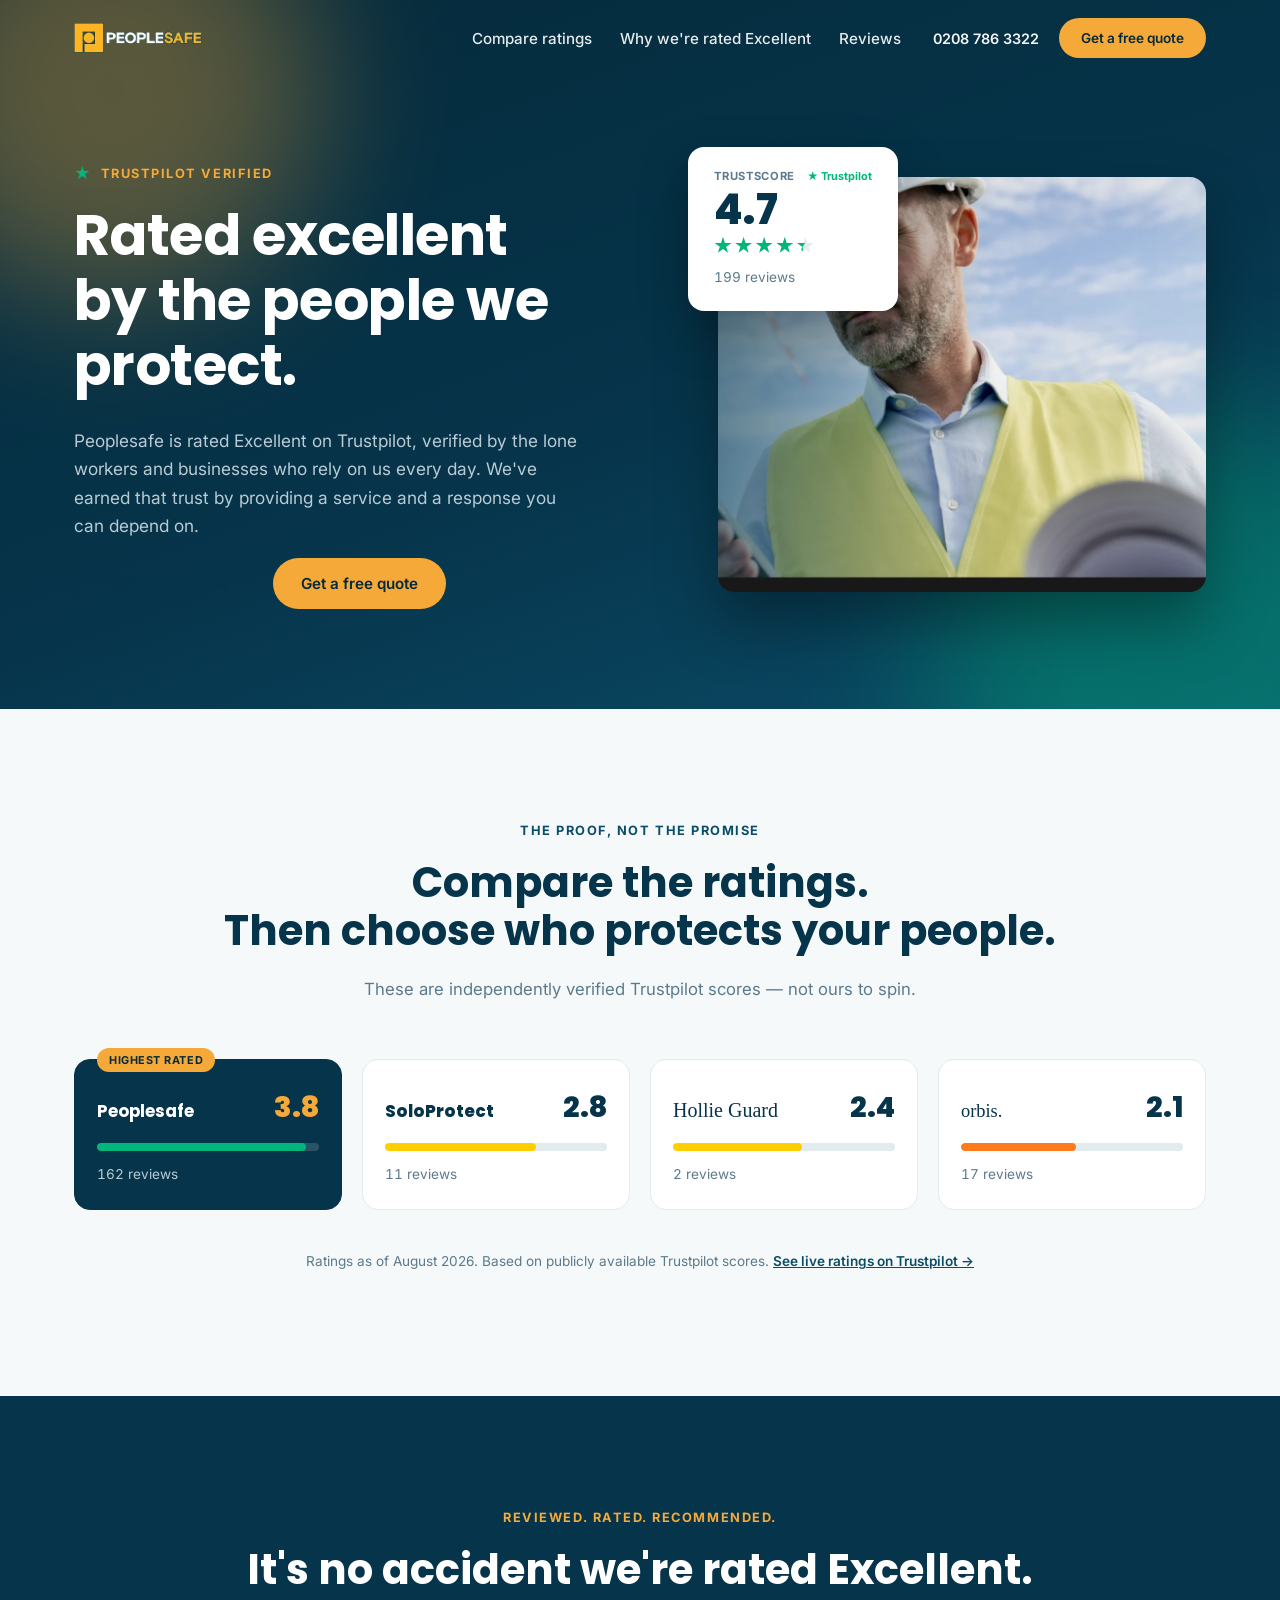
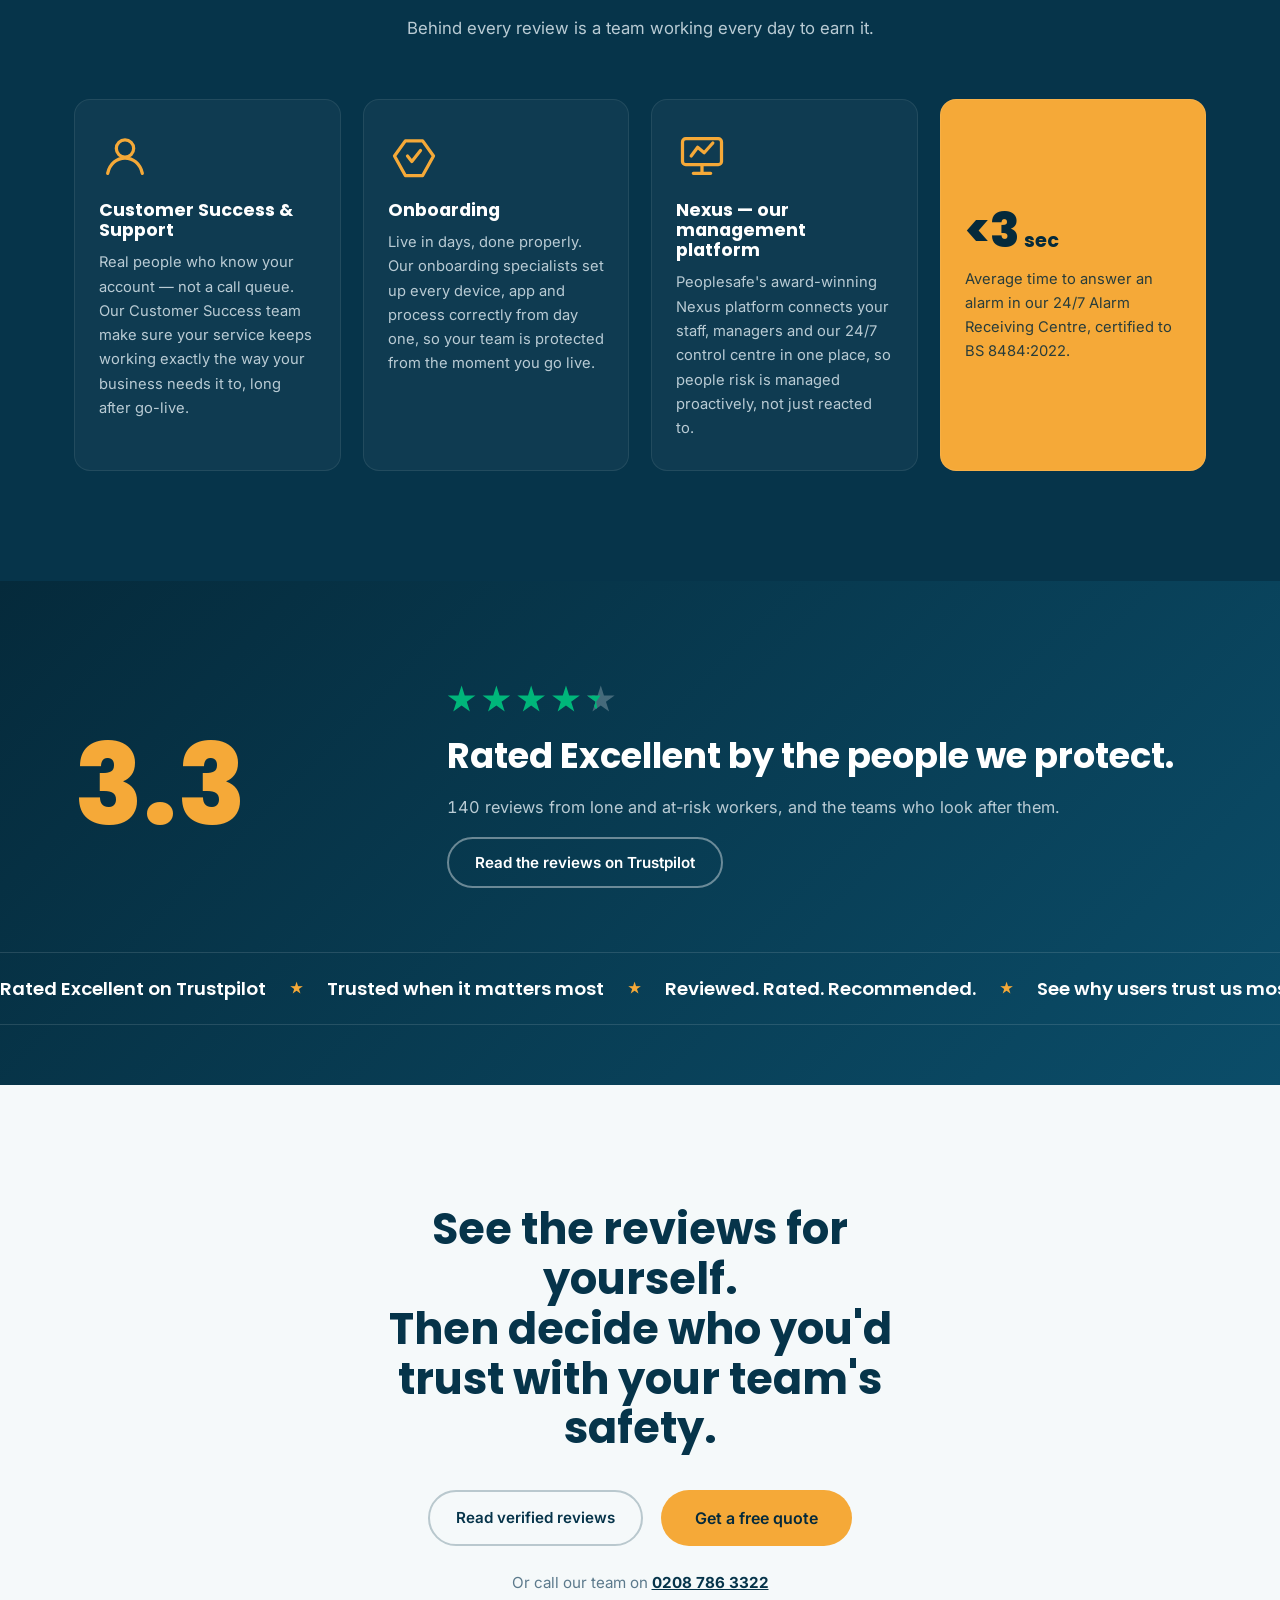
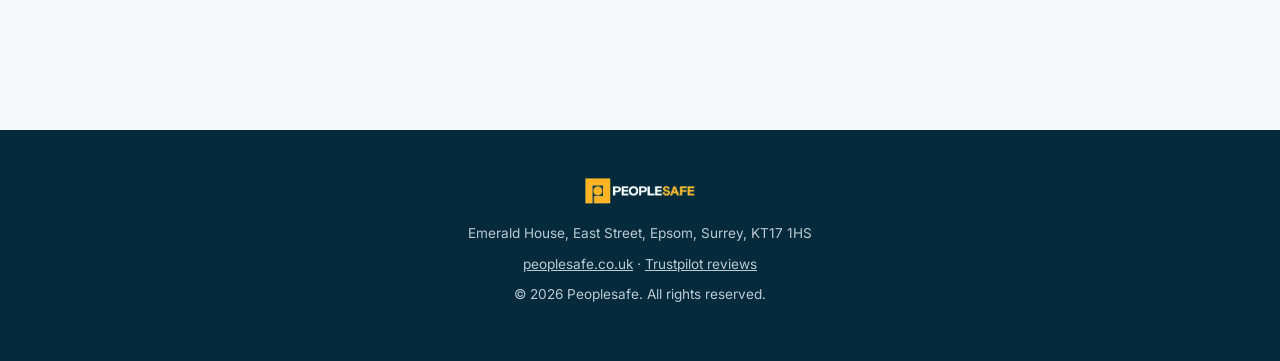
<file: index.html>
<!DOCTYPE html>
<html lang="en-GB">
<head>
<meta charset="UTF-8">
<meta name="viewport" content="width=device-width, initial-scale=1.0">
<title>Rated Excellent on Trustpilot | Peoplesafe</title>
<meta name="description" content="Peoplesafe is rated Excellent on Trustpilot by the lone workers and businesses who rely on us every day. See the reviews, then see why.">
<meta property="og:title" content="Rated Excellent by the people we protect. | Peoplesafe">
<meta property="og:description" content="4.7 out of 5 on Trustpilot from 199 reviews. See why Peoplesafe is the most trusted lone worker safety provider.">
<meta property="og:type" content="website">
<link rel="preconnect" href="https://fonts.googleapis.com">
<link rel="preconnect" href="https://fonts.gstatic.com" crossorigin>
<link href="https://fonts.googleapis.com/css2?family=Inter:wght@400;500;600;700&family=Poppins:wght@600;700;800&display=swap" rel="stylesheet">
<link rel="stylesheet" href="assets/css/style.css">
</head>
<body>

<a class="skip-link" href="#main">Skip to content</a>

<header class="site-header" id="siteHeader">
  <div class="wrap header-inner">
    <a href="https://www.peoplesafe.co.uk/" class="logo-link" aria-label="Peoplesafe home">
      <img src="assets/img/logo-dark.png" alt="Peoplesafe" class="logo logo--dark">
      <img src="assets/img/logo-light.png" alt="Peoplesafe" class="logo logo--light">
    </a>
    <nav class="site-nav" id="siteNav" aria-label="Primary">
      <a href="#compare">Compare ratings</a>
      <a href="#why">Why we're rated Excellent</a>
      <a href="#reviews">Reviews</a>
    </nav>
    <div class="header-cta">
      <a href="tel:02087863322" class="header-phone">0208 786 3322</a>
      <a href="https://peoplesafe.co.uk/get-your-quote/" class="btn btn--gold btn--sm">Get a free quote</a>
    </div>
    <button class="nav-toggle" id="navToggle" aria-expanded="false" aria-controls="siteNav" aria-label="Toggle menu">
      <span></span><span></span><span></span>
    </button>
  </div>
</header>

<main id="main">

  <!-- HERO -->
  <section class="hero">
    <div class="hero__glow hero__glow--a" aria-hidden="true"></div>
    <div class="hero__glow hero__glow--b" aria-hidden="true"></div>
    <div class="wrap hero__inner">
      <div class="hero__content">
        <p class="eyebrow reveal">
          <span class="eyebrow__star" aria-hidden="true">★</span>
          Trustpilot Verified
        </p>
        <h1 class="reveal">Rated excellent<br>by the people we<br>protect.</h1>
        <p class="hero__sub reveal">
          Peoplesafe is rated Excellent on Trustpilot, verified by the lone workers
          and businesses who rely on us every day. We've earned that trust by
          providing a service and a response you can depend on.
        </p>
        <div class="hero__actions reveal">
          <a href="https://uk.trustpilot.com/review/peoplesafe.co.uk" target="_blank" rel="noopener" class="btn btn--outline">Read our reviews</a>
          <a href="https://peoplesafe.co.uk/get-your-quote/" class="btn btn--gold">Get a free quote</a>
        </div>
      </div>

      <div class="hero__rating reveal" id="ratingCard">
        <div class="rating-card">
          <div class="rating-card__top">
            <span class="rating-card__label">TrustScore</span>
            <span class="tp-mark" aria-hidden="true">★ Trustpilot</span>
          </div>
          <div class="rating-card__score">
            <span class="count-up" data-target="4.7" data-decimals="1">0.0</span>
          </div>
          <div class="stars" role="img" aria-label="4.7 out of 5 stars">
            <span class="star" style="--i:0"></span>
            <span class="star" style="--i:1"></span>
            <span class="star" style="--i:2"></span>
            <span class="star" style="--i:3"></span>
            <span class="star star--half" style="--i:4"></span>
          </div>
          <p class="rating-card__reviews"><span class="count-up" data-target="199" data-decimals="0">0</span> reviews</p>
        </div>
        <div class="hero__photo" style="background-image:url('assets/img/hero-photo.webp')" role="img" aria-label="Lone worker on site using the Peoplesafe app for protection"></div>
      </div>
    </div>
  </section>

  <!-- COMPARE -->
  <section class="compare" id="compare">
    <div class="wrap">
      <p class="eyebrow eyebrow--dark reveal">The proof, not the promise</p>
      <h2 class="reveal">Compare the ratings.<br>Then choose who protects your people.</h2>
      <p class="section-sub reveal">
        These are independently verified Trustpilot scores &mdash; not ours to spin.
      </p>

      <div class="compare-grid" id="compareGrid">

        <div class="compare-card compare-card--lead reveal">
          <span class="compare-card__badge">Highest rated</span>
          <div class="compare-card__head">
            <span class="compare-card__name">Peoplesafe</span>
            <span class="compare-card__score"><span class="count-up" data-target="4.7" data-decimals="1">0.0</span></span>
          </div>
          <div class="bar"><div class="bar__fill bar__fill--green" data-pct="94"></div></div>
          <span class="compare-card__reviews"><span class="count-up" data-target="199" data-decimals="0">0</span> reviews</span>
        </div>

        <div class="compare-card reveal">
          <div class="compare-card__head">
            <span class="compare-card__name compare-card__name--soloprotect">SoloProtect</span>
            <span class="compare-card__score"><span class="count-up" data-target="3.4" data-decimals="1">0.0</span></span>
          </div>
          <div class="bar"><div class="bar__fill bar__fill--amber" data-pct="68"></div></div>
          <span class="compare-card__reviews"><span class="count-up" data-target="14" data-decimals="0">0</span> reviews</span>
        </div>

        <div class="compare-card reveal">
          <div class="compare-card__head">
            <span class="compare-card__name compare-card__name--hollie">Hollie Guard</span>
            <span class="compare-card__score"><span class="count-up" data-target="2.9" data-decimals="1">0.0</span></span>
          </div>
          <div class="bar"><div class="bar__fill bar__fill--amber" data-pct="58"></div></div>
          <span class="compare-card__reviews"><span class="count-up" data-target="2" data-decimals="0">0</span> reviews</span>
        </div>

        <div class="compare-card reveal">
          <div class="compare-card__head">
            <span class="compare-card__name compare-card__name--orbis">orbis.</span>
            <span class="compare-card__score"><span class="count-up" data-target="2.6" data-decimals="1">0.0</span></span>
          </div>
          <div class="bar"><div class="bar__fill bar__fill--orange" data-pct="52"></div></div>
          <span class="compare-card__reviews"><span class="count-up" data-target="21" data-decimals="0">0</span> reviews</span>
        </div>

      </div>

      <p class="compare-footnote reveal">
        Ratings as of August 2026. Based on publicly available Trustpilot scores.
        <a href="https://uk.trustpilot.com/review/peoplesafe.co.uk" target="_blank" rel="noopener">See live ratings on Trustpilot →</a>
      </p>
    </div>
  </section>

  <!-- WHY -->
  <section class="why" id="why">
    <div class="wrap">
      <p class="eyebrow reveal">Reviewed. Rated. Recommended.</p>
      <h2 class="reveal">It's no accident we're rated Excellent.</h2>
      <p class="section-sub section-sub--light reveal">Behind every review is a team working every day to earn it.</p>

      <div class="pillars">
        <div class="pillar reveal">
          <div class="pillar__icon" aria-hidden="true">
            <svg viewBox="0 0 48 48" fill="none"><circle cx="24" cy="17" r="8" stroke="currentColor" stroke-width="3"/><path d="M8 40c2-9 8.5-14 16-14s14 5 16 14" stroke="currentColor" stroke-width="3" stroke-linecap="round"/></svg>
          </div>
          <h3>Customer Success &amp; Support</h3>
          <p>Real people who know your account &mdash; not a call queue. Our Customer Success team make sure your service keeps working exactly the way your business needs it to, long after go-live.</p>
        </div>

        <div class="pillar reveal">
          <div class="pillar__icon" aria-hidden="true">
            <svg viewBox="0 0 48 48" fill="none"><path d="M6 24l10-14h16l10 14-10 18H16L6 24z" stroke="currentColor" stroke-width="3" stroke-linejoin="round"/><path d="M18 24l4 5 8-10" stroke="currentColor" stroke-width="3" stroke-linecap="round" stroke-linejoin="round"/></svg>
          </div>
          <h3>Onboarding</h3>
          <p>Live in days, done properly. Our onboarding specialists set up every device, app and process correctly from day one, so your team is protected from the moment you go live.</p>
        </div>

        <div class="pillar reveal">
          <div class="pillar__icon" aria-hidden="true">
            <svg viewBox="0 0 48 48" fill="none"><rect x="6" y="8" width="36" height="24" rx="3" stroke="currentColor" stroke-width="3"/><path d="M16 40h16M24 32v8" stroke="currentColor" stroke-width="3" stroke-linecap="round"/><path d="M14 24l6-8 6 5 8-9" stroke="currentColor" stroke-width="3" stroke-linecap="round" stroke-linejoin="round"/></svg>
          </div>
          <h3>Nexus &mdash; our management platform</h3>
          <p>Peoplesafe's award-winning Nexus platform connects your staff, managers and our 24/7 control centre in one place, so people risk is managed proactively, not just reacted to.</p>
        </div>

        <div class="pillar pillar--quote reveal">
          <p class="pillar-quote__stat">&lt;3<span class="pillar-quote__unit">sec</span></p>
          <p class="pillar-quote__caption">Average time to answer an alarm in our 24/7 Alarm Receiving Centre, certified to BS 8484:2022.</p>
        </div>
      </div>
    </div>
  </section>

  <!-- STAT / MARQUEE -->
  <section class="stat" id="reviews">
    <div class="wrap stat__inner">
      <div class="stat__number reveal">
        <span class="count-up" data-target="4.7" data-decimals="1">0.0</span>
      </div>
      <div class="stat__text reveal">
        <div class="stars stars--lg" role="img" aria-label="4.7 out of 5 stars">
          <span class="star" style="--i:0"></span>
          <span class="star" style="--i:1"></span>
          <span class="star" style="--i:2"></span>
          <span class="star" style="--i:3"></span>
          <span class="star star--half" style="--i:4"></span>
        </div>
        <h2>Rated Excellent by the people we protect.</h2>
        <p><span class="count-up" data-target="199" data-decimals="0">0</span> reviews from lone and at-risk workers, and the teams who look after them.</p>
        <a href="https://uk.trustpilot.com/review/peoplesafe.co.uk" target="_blank" rel="noopener" class="btn btn--outline-light">Read the reviews on Trustpilot</a>
      </div>
    </div>

    <div class="marquee" aria-hidden="true">
      <div class="marquee__track">
        <span>Rated Excellent on Trustpilot</span><span class="dot">★</span>
        <span>Trusted when it matters most</span><span class="dot">★</span>
        <span>Reviewed. Rated. Recommended.</span><span class="dot">★</span>
        <span>See why users trust us most</span><span class="dot">★</span>
        <span>#1 rated on Trustpilot</span><span class="dot">★</span>
        <span>Rated Excellent on Trustpilot</span><span class="dot">★</span>
        <span>Trusted when it matters most</span><span class="dot">★</span>
        <span>Reviewed. Rated. Recommended.</span><span class="dot">★</span>
        <span>See why users trust us most</span><span class="dot">★</span>
        <span>#1 rated on Trustpilot</span><span class="dot">★</span>
      </div>
    </div>
  </section>

  <!-- FINAL CTA -->
  <section class="final-cta" id="quote">
    <div class="wrap">
      <h2 class="reveal">See the reviews for yourself.<br>Then decide who you'd trust with your team's safety.</h2>
      <div class="final-cta__actions reveal">
        <a href="https://uk.trustpilot.com/review/peoplesafe.co.uk" target="_blank" rel="noopener" class="btn btn--outline">Read verified reviews</a>
        <a href="https://peoplesafe.co.uk/get-your-quote/" class="btn btn--gold btn--lg">Get a free quote</a>
      </div>
      <p class="final-cta__phone reveal">Or call our team on <a href="tel:02087863322">0208 786 3322</a></p>
    </div>
  </section>

</main>

<footer class="site-footer">
  <div class="wrap footer-inner">
    <img src="assets/img/logo-dark.png" alt="Peoplesafe" class="footer-logo">
    <p class="footer-address">Emerald House, East Street, Epsom, Surrey, KT17 1HS</p>
    <p class="footer-links">
      <a href="https://www.peoplesafe.co.uk/">peoplesafe.co.uk</a>
      <span aria-hidden="true">&middot;</span>
      <a href="https://uk.trustpilot.com/review/peoplesafe.co.uk" target="_blank" rel="noopener">Trustpilot reviews</a>
    </p>
    <p class="footer-copy">&copy; <span id="year"></span> Peoplesafe. All rights reserved.</p>
  </div>
</footer>

<script src="assets/js/main.js"></script>
</body>
</html>
</file>
<file: assets/css/style.css>
/* ==========================================================================
   Peoplesafe — Trustpilot Campaign Landing Page
   ========================================================================== */

:root {
  --navy: #06344a;
  --navy-deep: #052a3b;
  --navy-mid: #0b4d69;
  --navy-soft: #0e5978;
  --gold: #f5a938;
  --gold-dark: #e0922a;
  --green: #00b67a;
  --amber: #ffce00;
  --orange: #ff7a1a;
  --white: #ffffff;
  --ink: #06344a;
  --muted: #5c7a8c;
  --muted-light: #b9cbd4;
  --paper: #f5f9fa;
  --line: #e2ebee;

  --container: 1180px;
  --radius: 16px;
  --ease: cubic-bezier(.22,.9,.32,1);
}

* { box-sizing: border-box; }
html { scroll-behavior: smooth; }

body {
  margin: 0;
  font-family: 'Inter', -apple-system, BlinkMacSystemFont, 'Segoe UI', sans-serif;
  color: var(--ink);
  background: var(--white);
  -webkit-font-smoothing: antialiased;
}

h1, h2, h3 {
  font-family: 'Poppins', 'Inter', sans-serif;
  line-height: 1.15;
  margin: 0 0 .5em;
  font-weight: 700;
}

p { margin: 0 0 1em; color: var(--muted); line-height: 1.65; }

img { max-width: 100%; display: block; }

a { color: inherit; text-decoration: none; }

.wrap {
  max-width: var(--container);
  margin: 0 auto;
  padding: 0 24px;
}

.skip-link {
  position: absolute;
  left: -999px;
  top: 0;
  background: var(--gold);
  color: var(--navy);
  padding: 10px 16px;
  z-index: 200;
  font-weight: 600;
}
.skip-link:focus { left: 16px; top: 16px; }

/* ---------- Buttons ---------- */
.btn {
  display: inline-flex;
  align-items: center;
  justify-content: center;
  gap: 8px;
  padding: 14px 26px;
  border-radius: 999px;
  font-weight: 600;
  font-size: 0.95rem;
  border: 2px solid transparent;
  cursor: pointer;
  transition: transform .25s var(--ease), box-shadow .25s var(--ease), background .25s var(--ease), color .25s var(--ease);
  white-space: nowrap;
}
.btn--gold { background: var(--gold); color: var(--navy-deep); }
.btn--gold:hover { background: var(--gold-dark); transform: translateY(-2px); box-shadow: 0 10px 24px rgba(245,169,56,.35); }
.btn--sm { padding: 10px 20px; font-size: .85rem; }
.btn--lg { padding: 16px 32px; font-size: 1rem; }
.btn--outline { border-color: rgba(6,52,74,.25); color: var(--navy); }
.btn--outline:hover { border-color: var(--navy); background: var(--navy); color: var(--white); transform: translateY(-2px); }
.btn--outline-light { border-color: rgba(255,255,255,.4); color: var(--white); }
.btn--outline-light:hover { background: var(--white); color: var(--navy); border-color: var(--white); transform: translateY(-2px); }

/* ---------- Header ---------- */
.site-header {
  position: fixed;
  top: 0; left: 0; right: 0;
  z-index: 100;
  padding: 18px 0;
  transition: background .3s var(--ease), padding .3s var(--ease), box-shadow .3s var(--ease);
}
.header-inner { display: flex; align-items: center; gap: 32px; }
.logo-link { display: block; margin-right: auto; }
.logo { height: 30px; width: auto; }
.logo--light { display: none; }

.site-nav { display: flex; gap: 28px; }
.site-nav a {
  color: var(--white);
  font-weight: 500;
  font-size: .95rem;
  opacity: .9;
  position: relative;
  transition: opacity .2s;
}
.site-nav a::after {
  content: '';
  position: absolute; left: 0; right: 0; bottom: -6px;
  height: 2px; background: var(--gold);
  transform: scaleX(0); transform-origin: left;
  transition: transform .25s var(--ease);
}
.site-nav a:hover { opacity: 1; }
.site-nav a:hover::after { transform: scaleX(1); }

.header-cta { display: flex; align-items: center; gap: 20px; }
.header-phone { color: var(--white); font-weight: 600; font-size: .9rem; opacity: .95; }

.nav-toggle {
  display: none;
  flex-direction: column;
  justify-content: center;
  gap: 5px;
  width: 40px; height: 40px;
  background: none; border: none; cursor: pointer;
}
.nav-toggle span { display: block; width: 22px; height: 2px; background: var(--white); border-radius: 2px; }

.site-header.is-scrolled {
  background: rgba(255,255,255,.97);
  box-shadow: 0 4px 24px rgba(6,52,74,.08);
  padding: 12px 0;
  backdrop-filter: blur(6px);
}
.site-header.is-scrolled .logo--dark { display: none; }
.site-header.is-scrolled .logo--light { display: block; }
.site-header.is-scrolled .site-nav a { color: var(--navy); }
.site-header.is-scrolled .site-nav a::after { background: var(--gold-dark); }
.site-header.is-scrolled .header-phone { color: var(--navy); }
.site-header.is-scrolled .nav-toggle span { background: var(--navy); }

/* ---------- Reveal animation ---------- */
.reveal {
  opacity: 0;
  transform: translateY(24px);
  transition: opacity .7s var(--ease), transform .7s var(--ease);
}
.reveal.is-visible { opacity: 1; transform: translateY(0); }
.reveal:nth-child(2) { transition-delay: .05s; }
.reveal:nth-child(3) { transition-delay: .1s; }
.reveal:nth-child(4) { transition-delay: .15s; }

/* ---------- Eyebrow ---------- */
.eyebrow {
  display: inline-flex;
  align-items: center;
  gap: 8px;
  color: var(--gold);
  font-weight: 700;
  font-size: .8rem;
  letter-spacing: .12em;
  text-transform: uppercase;
  margin-bottom: 18px;
}
.eyebrow__star { color: var(--green); font-size: 1rem; }
.eyebrow--dark { color: var(--navy-mid); }

/* ---------- Hero ---------- */
.hero {
  position: relative;
  background: linear-gradient(160deg, var(--navy-deep) 0%, var(--navy) 55%, var(--navy-mid) 100%);
  padding: 160px 0 100px;
  overflow: hidden;
}
.hero__glow {
  position: absolute;
  border-radius: 50%;
  filter: blur(70px);
  opacity: .35;
  pointer-events: none;
}
.hero__glow--a {
  width: 420px; height: 420px;
  background: var(--gold);
  top: -120px; left: -100px;
  animation: drift-a 16s ease-in-out infinite;
}
.hero__glow--b {
  width: 500px; height: 500px;
  background: var(--green);
  bottom: -200px; right: -150px;
  animation: drift-b 20s ease-in-out infinite;
}
@keyframes drift-a {
  0%, 100% { transform: translate(0,0); }
  50% { transform: translate(40px, 30px); }
}
@keyframes drift-b {
  0%, 100% { transform: translate(0,0); }
  50% { transform: translate(-30px, -40px); }
}

.hero__inner {
  position: relative;
  display: grid;
  grid-template-columns: 1.1fr 0.9fr;
  gap: 48px;
  align-items: center;
}

.hero h1 {
  color: var(--white);
  font-size: clamp(2.4rem, 4.4vw, 3.6rem);
  letter-spacing: -.01em;
}
.hero__sub {
  color: var(--muted-light);
  font-size: 1.08rem;
  max-width: 46ch;
}
.hero__actions { display: flex; gap: 16px; flex-wrap: wrap; margin-top: 12px; }

.hero__rating { position: relative; }
.hero__photo {
  border-radius: var(--radius);
  aspect-ratio: 4 / 3.4;
  background-size: cover;
  background-position: center 20%;
  box-shadow: 0 30px 60px rgba(0,0,0,.35);
}

.rating-card {
  position: absolute;
  z-index: 2;
  top: -30px;
  left: -30px;
  background: var(--white);
  border-radius: var(--radius);
  padding: 22px 26px;
  box-shadow: 0 20px 50px rgba(0,0,0,.25);
  width: 210px;
  animation: float-card 6s ease-in-out infinite;
}
@keyframes float-card {
  0%, 100% { transform: translateY(0); }
  50% { transform: translateY(-10px); }
}
.rating-card__top { display: flex; justify-content: space-between; align-items: center; margin-bottom: 6px; }
.rating-card__label { font-size: .7rem; font-weight: 700; color: var(--muted); text-transform: uppercase; letter-spacing: .06em; }
.tp-mark { font-size: .68rem; font-weight: 700; color: var(--green); }
.rating-card__score { font-family: 'Poppins', sans-serif; font-size: 2.6rem; font-weight: 800; color: var(--navy); line-height: 1; }
.rating-card__reviews { font-size: .85rem; color: var(--muted); margin: 6px 0 0; }

/* ---------- Stars ---------- */
.stars { display: inline-flex; gap: 3px; font-size: 1.1rem; margin: 6px 0; }
.stars--lg { font-size: 1.8rem; gap: 6px; margin: 4px 0 18px; }
.star {
  width: 1em; height: 1em;
  background: var(--line);
  clip-path: polygon(50% 0%, 61% 35%, 98% 35%, 68% 57%, 79% 91%, 50% 70%, 21% 91%, 32% 57%, 2% 35%, 39% 35%);
  animation: star-in .5s var(--ease) backwards;
  animation-delay: calc(var(--i) * .08s);
}
.stars--lg .star { background: rgba(255,255,255,.25); }
.star:not(.star--half) { background: var(--green); }
.star--half {
  position: relative;
  background: var(--line);
}
.stars--lg .star--half { background: rgba(255,255,255,.25); }
.star--half::before {
  content: '';
  position: absolute; inset: 0;
  width: 50%;
  overflow: hidden;
  background: var(--green);
  clip-path: polygon(50% 0%, 61% 35%, 98% 35%, 68% 57%, 79% 91%, 50% 70%, 21% 91%, 32% 57%, 2% 35%, 39% 35%);
}
@keyframes star-in {
  from { opacity: 0; transform: scale(.4) rotate(-15deg); }
  to { opacity: 1; transform: scale(1) rotate(0); }
}

/* ---------- Compare section ---------- */
.compare { padding: 110px 0; background: var(--paper); text-align: center; }
.compare h2 { color: var(--navy); font-size: clamp(1.9rem, 3.4vw, 2.6rem); }
.section-sub { max-width: 52ch; margin: 0 auto 56px; font-size: 1.05rem; }

.compare-grid {
  display: grid;
  grid-template-columns: repeat(4, 1fr);
  gap: 20px;
  text-align: left;
}
.compare-card {
  background: var(--white);
  border: 1px solid var(--line);
  border-radius: var(--radius);
  padding: 26px 22px;
  position: relative;
  transition: transform .3s var(--ease), box-shadow .3s var(--ease);
}
.compare-card:hover { transform: translateY(-6px); box-shadow: 0 20px 40px rgba(6,52,74,.1); }
.compare-card--lead {
  background: var(--navy);
  border-color: var(--navy);
  transform: scale(1.04);
}
.compare-card--lead:hover { transform: scale(1.04) translateY(-6px); }
.compare-card__badge {
  position: absolute; top: -12px; left: 22px;
  background: var(--gold);
  color: var(--navy-deep);
  font-size: .68rem;
  font-weight: 700;
  text-transform: uppercase;
  letter-spacing: .05em;
  padding: 5px 12px;
  border-radius: 999px;
}
.compare-card__head { display: flex; justify-content: space-between; align-items: baseline; margin-bottom: 14px; }
.compare-card__name { font-family: 'Poppins', sans-serif; font-weight: 700; font-size: 1.05rem; color: var(--navy); }
.compare-card--lead .compare-card__name { color: var(--white); }
.compare-card__name--soloprotect { font-weight: 800; }
.compare-card__name--hollie { font-family: 'Brush Script MT', cursive; font-size: 1.25rem; font-weight: 400; }
.compare-card__name--orbis { font-family: Georgia, serif; font-weight: 400; font-size: 1.15rem; }
.compare-card__score { font-family: 'Poppins', sans-serif; font-size: 1.8rem; font-weight: 800; color: var(--navy); }
.compare-card--lead .compare-card__score { color: var(--gold); }

.bar { height: 8px; border-radius: 999px; background: var(--line); overflow: hidden; margin-bottom: 12px; }
.compare-card--lead .bar { background: rgba(255,255,255,.15); }
.bar__fill { height: 100%; width: 0; border-radius: 999px; transition: width 1.1s var(--ease); }
.bar__fill--green { background: var(--green); }
.bar__fill--amber { background: var(--amber); }
.bar__fill--orange { background: var(--orange); }

.compare-card__reviews { font-size: .85rem; color: var(--muted); }
.compare-card--lead .compare-card__reviews { color: var(--muted-light); }

.compare-footnote { margin-top: 40px; font-size: .85rem; color: var(--muted); }
.compare-footnote a { color: var(--navy-mid); font-weight: 600; text-decoration: underline; }

/* ---------- Why section ---------- */
.why { padding: 110px 0; background: var(--navy); text-align: center; }
.why h2 { color: var(--white); font-size: clamp(1.9rem, 3.4vw, 2.6rem); }
.section-sub--light { color: var(--muted-light); }

.pillars {
  display: grid;
  grid-template-columns: repeat(4, 1fr);
  gap: 22px;
  text-align: left;
  margin-top: 20px;
}
.pillar {
  background: rgba(255,255,255,.04);
  border: 1px solid rgba(255,255,255,.08);
  border-radius: var(--radius);
  padding: 30px 24px;
  transition: transform .3s var(--ease), background .3s var(--ease);
}
.pillar:hover { transform: translateY(-6px); background: rgba(255,255,255,.07); }
.pillar__icon {
  width: 52px; height: 52px;
  color: var(--gold);
  margin-bottom: 18px;
}
.pillar__icon svg { width: 100%; height: 100%; }
.pillar h3 { color: var(--white); font-size: 1.1rem; margin-bottom: 10px; }
.pillar p { color: var(--muted-light); font-size: .92rem; margin: 0; }

.pillar--quote {
  background: var(--gold);
  display: flex;
  flex-direction: column;
  justify-content: center;
}
.pillar--quote .pillar-quote__stat { color: var(--navy-deep); font-family: 'Poppins', sans-serif; font-weight: 800; font-size: 3rem; line-height: 1; margin: 0 0 12px; }
.pillar-quote__unit { font-size: 1.2rem; font-weight: 700; margin-left: 4px; }
.pillar--quote .pillar-quote__caption { color: var(--navy-deep); font-size: .92rem; margin: 0; opacity: .85; }

/* ---------- Stat / marquee ---------- */
.stat { background: linear-gradient(135deg, var(--navy-deep), var(--navy-mid)); padding: 100px 0 60px; overflow: hidden; }
.stat__inner {
  display: grid;
  grid-template-columns: 0.6fr 1.4fr;
  gap: 48px;
  align-items: center;
}
.stat__number .count-up {
  font-family: 'Poppins', sans-serif;
  font-size: clamp(4rem, 9vw, 7rem);
  font-weight: 800;
  color: var(--gold);
  line-height: 1;
}
.stat__text h2 { color: var(--white); font-size: clamp(1.6rem, 2.8vw, 2.2rem); margin-top: 4px; }
.stat__text p { color: var(--muted-light); font-size: 1.02rem; }

.marquee {
  margin-top: 64px;
  border-top: 1px solid rgba(255,255,255,.12);
  border-bottom: 1px solid rgba(255,255,255,.12);
  padding: 22px 0;
  overflow: hidden;
  white-space: nowrap;
}
.marquee__track {
  display: inline-flex;
  align-items: center;
  gap: 24px;
  animation: marquee 28s linear infinite;
  font-family: 'Poppins', sans-serif;
  font-weight: 600;
  font-size: 1.15rem;
  color: var(--white);
}
.marquee:hover .marquee__track { animation-play-state: paused; }
.marquee .dot { color: var(--gold); font-size: .9rem; }
@keyframes marquee {
  from { transform: translateX(0); }
  to { transform: translateX(-50%); }
}

/* ---------- Final CTA ---------- */
.final-cta { padding: 120px 0; background: var(--paper); text-align: center; }
.final-cta h2 { color: var(--navy); font-size: clamp(1.9rem, 3.6vw, 2.7rem); max-width: 22ch; margin: 0 auto 36px; }
.final-cta__actions { display: flex; justify-content: center; gap: 18px; flex-wrap: wrap; }
.final-cta__phone { margin-top: 24px; font-size: .95rem; }
.final-cta__phone a { font-weight: 700; color: var(--navy); text-decoration: underline; }

/* ---------- Footer ---------- */
.site-footer { background: var(--navy-deep); padding: 48px 0; text-align: center; }
.footer-logo { height: 26px; margin: 0 auto 18px; }
.footer-address, .footer-links, .footer-copy { color: var(--muted-light); font-size: .85rem; margin: 0 0 8px; }
.footer-links a { text-decoration: underline; }
.footer-links a:hover { color: var(--gold); }

/* ---------- Count-up utility ---------- */
.count-up { font-variant-numeric: tabular-nums; }

/* ==========================================================================
   Responsive
   ========================================================================== */
@media (max-width: 980px) {
  .site-nav, .header-phone { display: none; }
  .nav-toggle { display: flex; }
  .site-header.nav-open .site-nav {
    display: flex;
    flex-direction: column;
    position: absolute;
    top: 100%; left: 0; right: 0;
    background: var(--white);
    padding: 20px 24px;
    box-shadow: 0 12px 24px rgba(0,0,0,.12);
  }
  .site-header.nav-open .site-nav a { color: var(--navy); padding: 10px 0; }

  .hero { padding: 130px 0 80px; }
  .hero__inner { grid-template-columns: 1fr; }
  .hero__rating { max-width: 420px; margin: 40px auto 0; }
  .rating-card { position: static; margin-bottom: -50px; margin-left: 20px; width: 180px; }

  .compare-grid { grid-template-columns: repeat(2, 1fr); }
  .compare-card--lead { transform: none; grid-column: span 2; }
  .compare-card--lead:hover { transform: translateY(-6px); }

  .pillars { grid-template-columns: repeat(2, 1fr); }

  .stat__inner { grid-template-columns: 1fr; text-align: center; }
  .stat__text .btn { margin-top: 10px; }
}

@media (max-width: 600px) {
  .wrap { padding: 0 18px; }
  .compare-grid, .pillars { grid-template-columns: 1fr; }
  .compare-card--lead { grid-column: span 1; }
  .hero__actions, .final-cta__actions { flex-direction: column; align-items: stretch; }
  .hero__actions .btn, .final-cta__actions .btn { text-align: center; }
  .rating-card { width: 160px; padding: 16px 18px; }
  .rating-card__score { font-size: 2rem; }
}

/* ---------- Reduced motion ---------- */
@media (prefers-reduced-motion: reduce) {
  html { scroll-behavior: auto; }
  .hero__glow, .rating-card, .marquee__track, .star {
    animation: none !important;
  }
  .reveal { transition: opacity .3s linear; transform: none; }
  .bar__fill { transition: none; }
}
</file>
